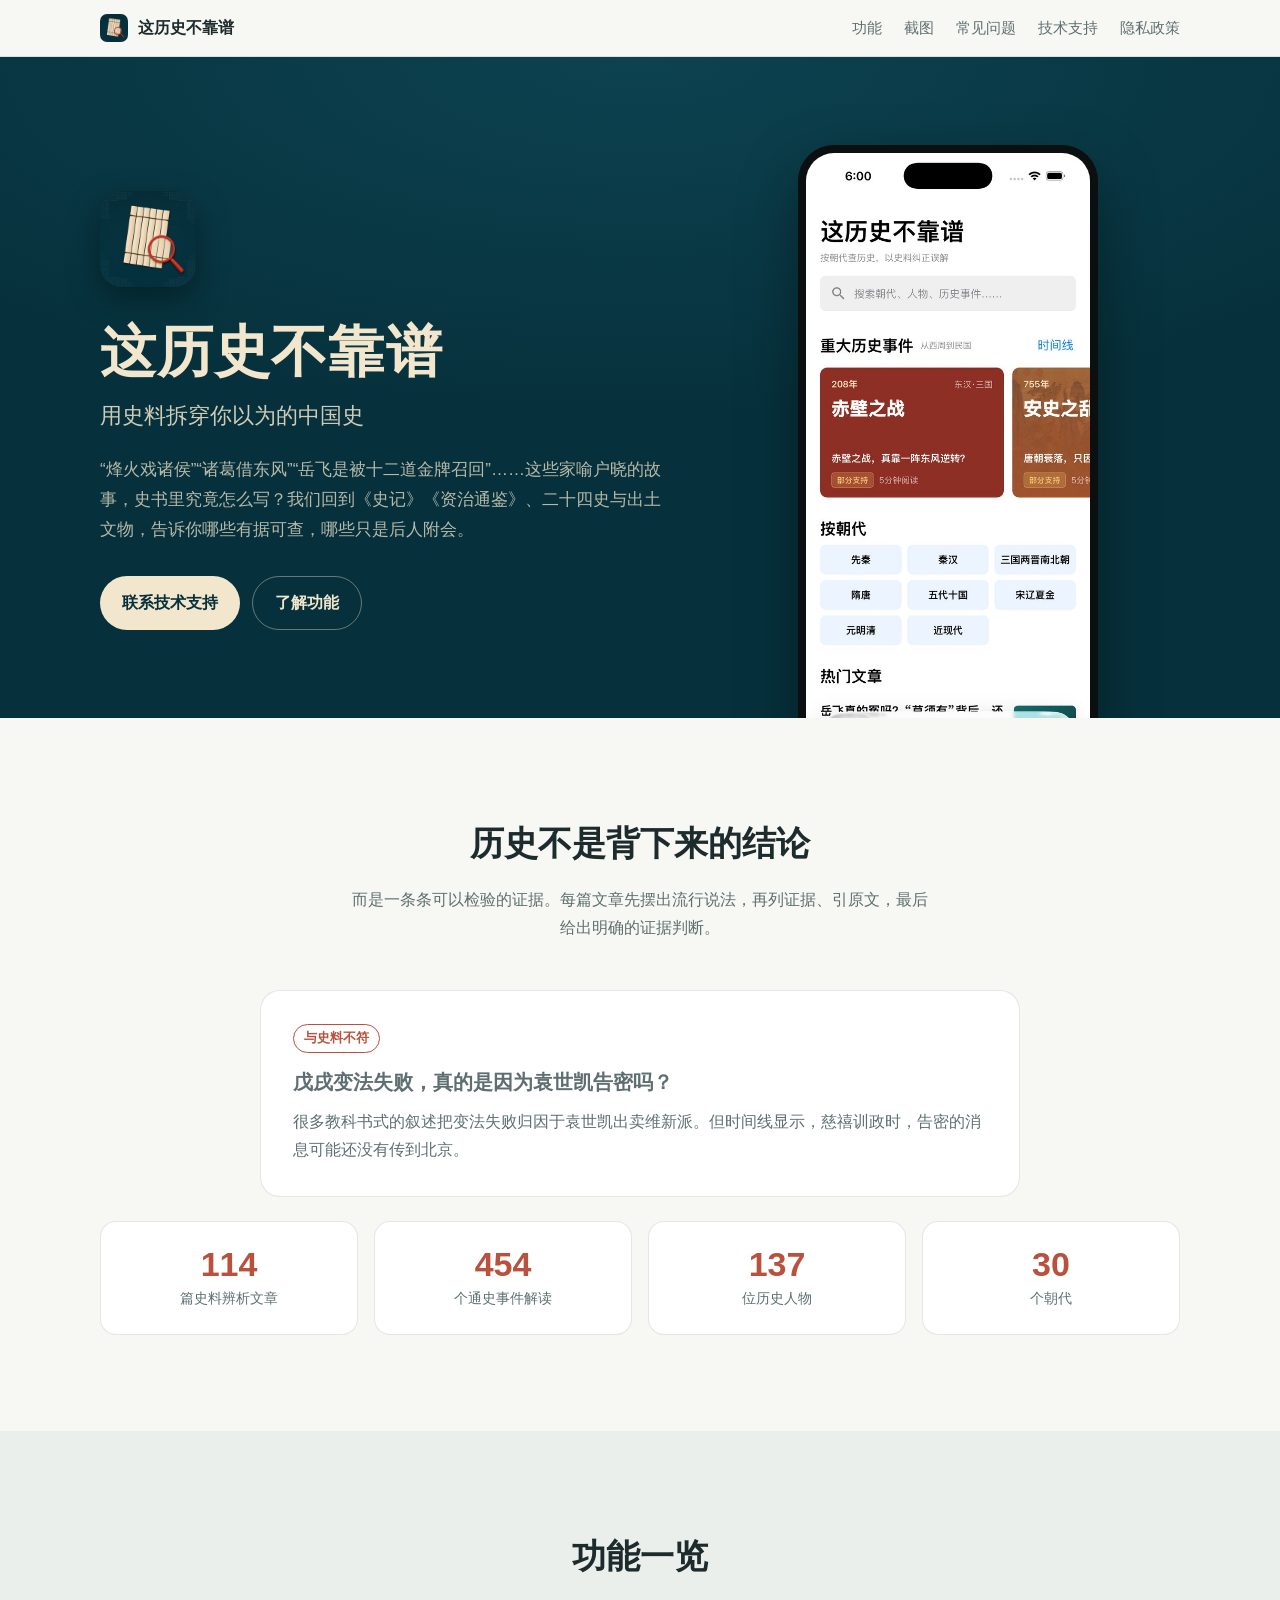
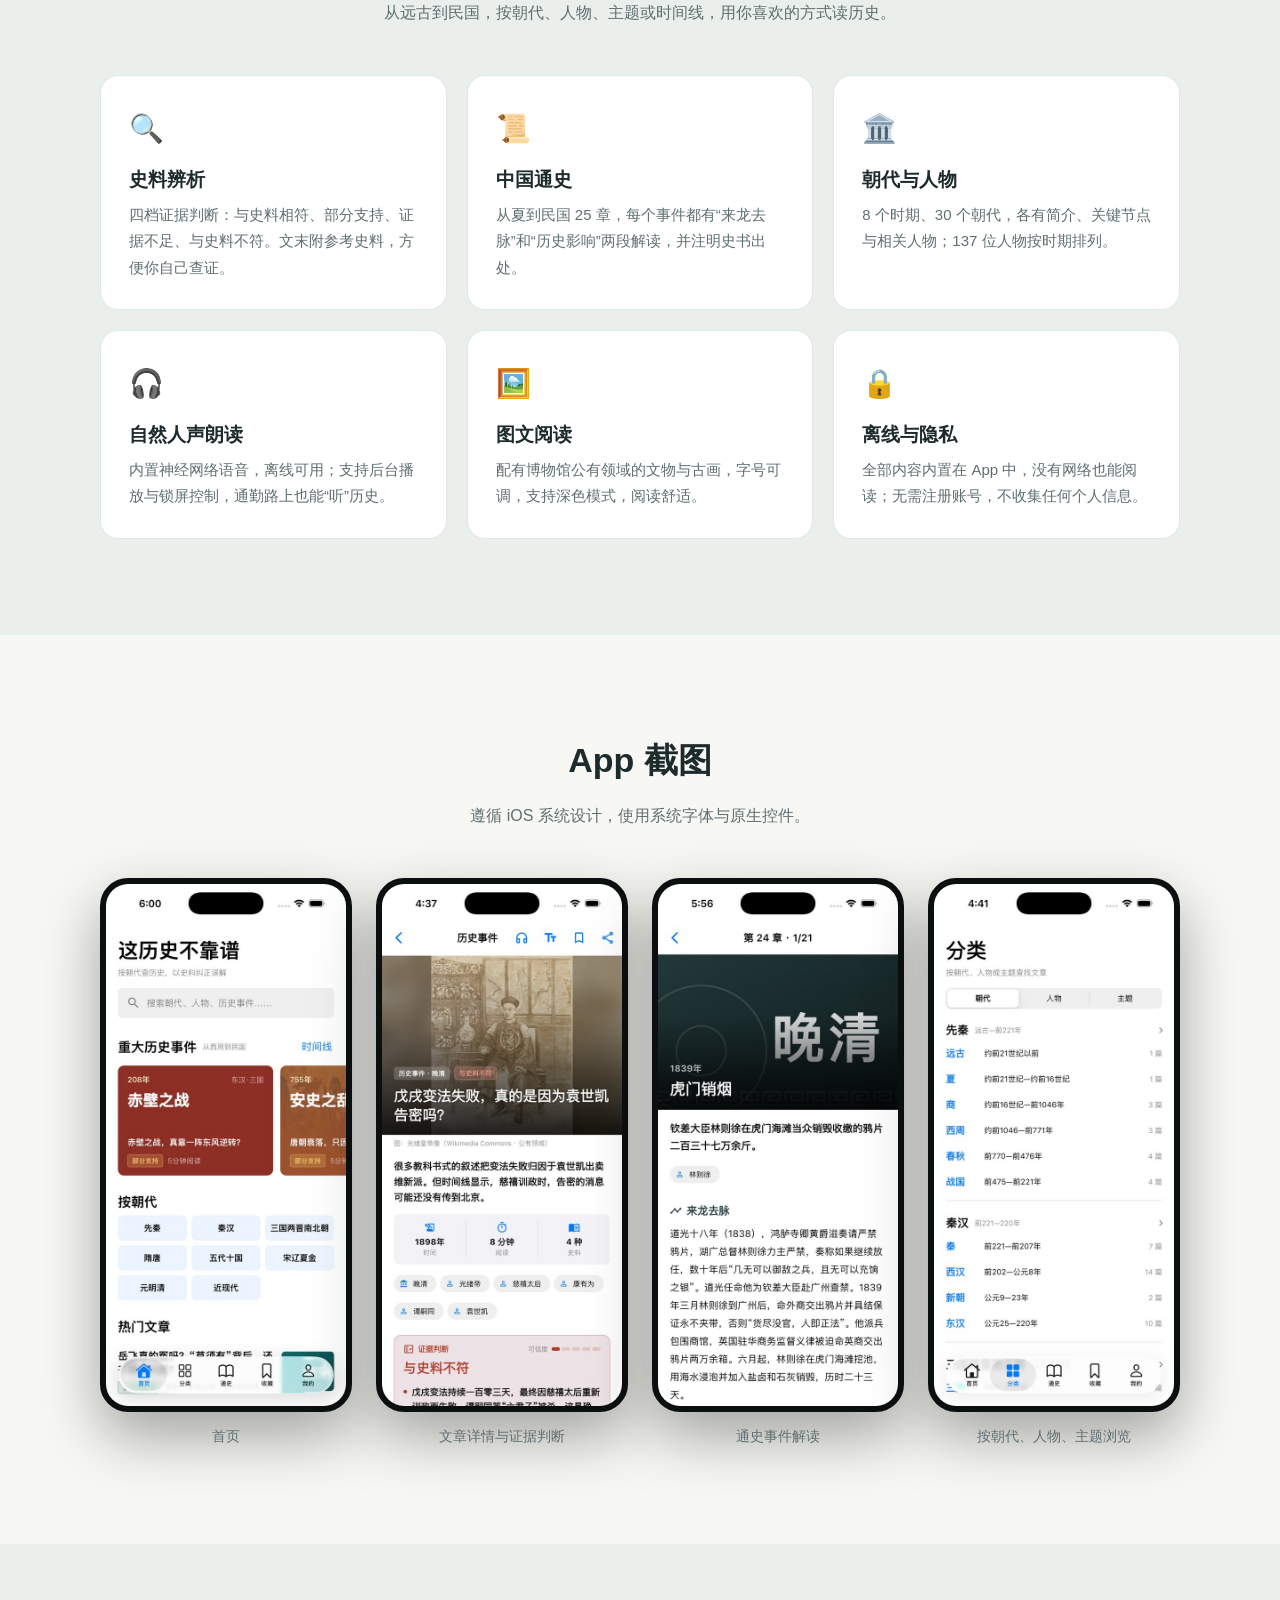
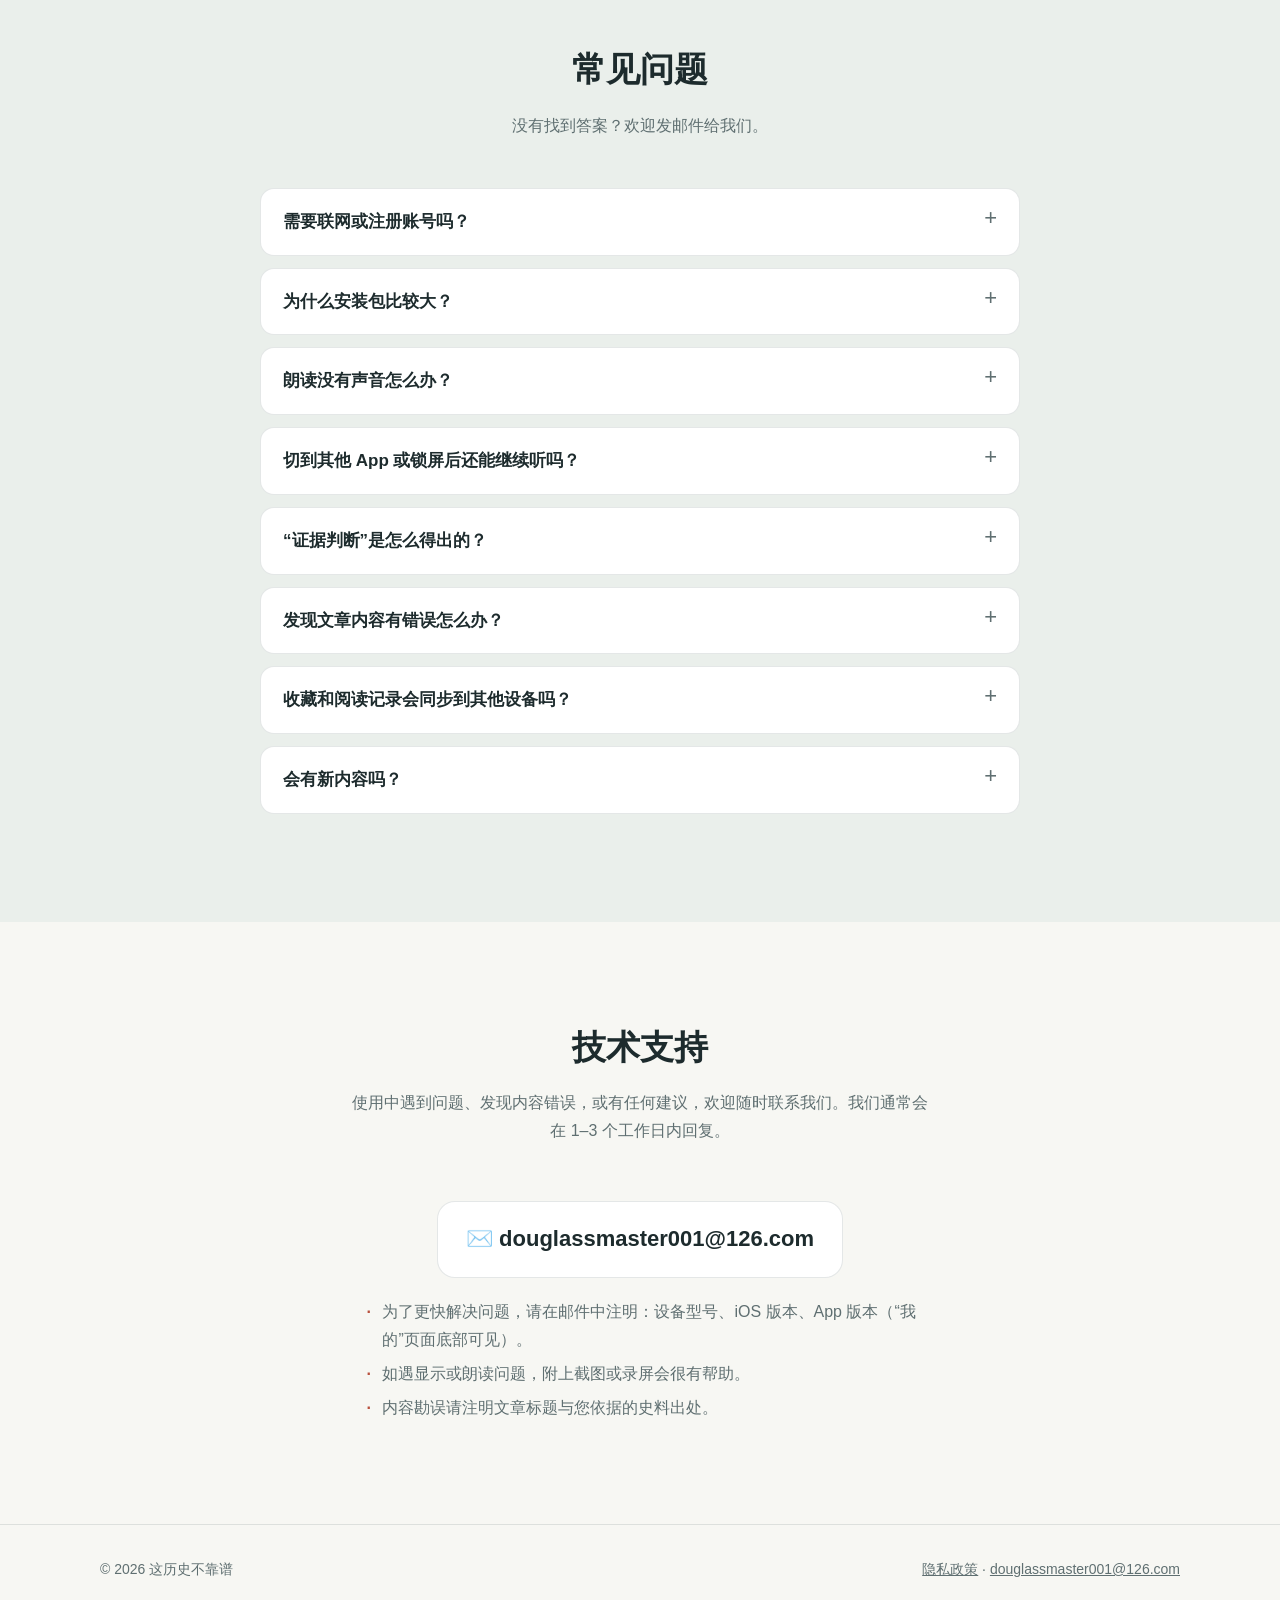
<file: site/index.html>
<!doctype html>
<html lang="zh-Hans">
<head>
  <meta charset="utf-8">
  <meta name="viewport" content="width=device-width, initial-scale=1">
  <title>这历史不靠谱 · 用史料拆穿你以为的中国史</title>
  <meta name="description" content="这历史不靠谱：以《史记》《资治通鉴》等史料为据，辨析流传甚广的中国历史说法。114 篇辨析文章、从夏到民国 454 个通史事件，离线可读，无需账号。">
  <meta property="og:title" content="这历史不靠谱">
  <meta property="og:description" content="用史料拆穿你以为的中国史">
  <meta property="og:image" content="assets/icon.png">
  <link rel="icon" href="assets/favicon.png">
  <link rel="apple-touch-icon" href="assets/apple-touch-icon.png">
  <link rel="stylesheet" href="style.css">
</head>
<body>
  <header class="nav">
    <div class="wrap">
      <a class="brand" href="#"><img src="assets/icon.png" alt=""><span class="brand-name">这历史不靠谱</span></a>
      <nav>
        <a href="#features" class="hide-sm">功能</a>
        <a href="#screens" class="hide-sm">截图</a>
        <a href="#faq">常见问题</a>
        <a href="#support">技术支持</a>
        <a href="privacy.html">隐私政策</a>
      </nav>
    </div>
  </header>

  <div class="hero">
    <div class="wrap">
      <div>
        <img class="icon" src="assets/icon.png" alt="这历史不靠谱 App 图标">
        <h1>这历史不靠谱</h1>
        <p class="tagline">用史料拆穿你以为的中国史</p>
        <p class="lead">“烽火戏诸侯”“诸葛借东风”“岳飞是被十二道金牌召回”……这些家喻户晓的故事，史书里究竟怎么写？我们回到《史记》《资治通鉴》、二十四史与出土文物，告诉你哪些有据可查，哪些只是后人附会。</p>
        <div class="actions">
          <a class="btn primary" href="#support">联系技术支持</a>
          <a class="btn ghost" href="#features">了解功能</a>
        </div>
      </div>
      <div class="phone"><img src="assets/shot-home.jpg" alt="App 首页截图"></div>
    </div>
  </div>

  <section id="features">
    <div class="wrap">
      <h2>历史不是背下来的结论</h2>
      <p class="sub">而是一条条可以检验的证据。每篇文章先摆出流行说法，再列证据、引原文，最后给出明确的证据判断。</p>

      <div class="example">
        <span class="badge">与史料不符</span>
        <p class="claim">戊戌变法失败，真的是因为袁世凯告密吗？</p>
        <p>很多教科书式的叙述把变法失败归因于袁世凯出卖维新派。但时间线显示，慈禧训政时，告密的消息可能还没有传到北京。</p>
      </div>

      <div class="stats">
        <div class="stat"><b>114</b><span>篇史料辨析文章</span></div>
        <div class="stat"><b>454</b><span>个通史事件解读</span></div>
        <div class="stat"><b>137</b><span>位历史人物</span></div>
        <div class="stat"><b>30</b><span>个朝代</span></div>
      </div>
    </div>
  </section>

  <section class="alt">
    <div class="wrap">
      <h2>功能一览</h2>
      <p class="sub">从远古到民国，按朝代、人物、主题或时间线，用你喜欢的方式读历史。</p>
      <div class="features">
        <div class="feature">
          <div class="emoji">🔍</div>
          <h3>史料辨析</h3>
          <p>四档证据判断：与史料相符、部分支持、证据不足、与史料不符。文末附参考史料，方便你自己查证。</p>
        </div>
        <div class="feature">
          <div class="emoji">📜</div>
          <h3>中国通史</h3>
          <p>从夏到民国 25 章，每个事件都有“来龙去脉”和“历史影响”两段解读，并注明史书出处。</p>
        </div>
        <div class="feature">
          <div class="emoji">🏛️</div>
          <h3>朝代与人物</h3>
          <p>8 个时期、30 个朝代，各有简介、关键节点与相关人物；137 位人物按时期排列。</p>
        </div>
        <div class="feature">
          <div class="emoji">🎧</div>
          <h3>自然人声朗读</h3>
          <p>内置神经网络语音，离线可用；支持后台播放与锁屏控制，通勤路上也能“听”历史。</p>
        </div>
        <div class="feature">
          <div class="emoji">🖼️</div>
          <h3>图文阅读</h3>
          <p>配有博物馆公有领域的文物与古画，字号可调，支持深色模式，阅读舒适。</p>
        </div>
        <div class="feature">
          <div class="emoji">🔒</div>
          <h3>离线与隐私</h3>
          <p>全部内容内置在 App 中，没有网络也能阅读；无需注册账号，不收集任何个人信息。</p>
        </div>
      </div>
    </div>
  </section>

  <section id="screens">
    <div class="wrap">
      <h2>App 截图</h2>
      <p class="sub">遵循 iOS 系统设计，使用系统字体与原生控件。</p>
      <div class="shots">
        <figure><div class="phone"><img src="assets/shot-home.jpg" alt="首页" loading="lazy"></div><figcaption>首页</figcaption></figure>
        <figure><div class="phone"><img src="assets/shot-article.jpg" alt="文章详情" loading="lazy"></div><figcaption>文章详情与证据判断</figcaption></figure>
        <figure><div class="phone"><img src="assets/shot-event.jpg" alt="通史事件" loading="lazy"></div><figcaption>通史事件解读</figcaption></figure>
        <figure><div class="phone"><img src="assets/shot-browse.jpg" alt="分类浏览" loading="lazy"></div><figcaption>按朝代、人物、主题浏览</figcaption></figure>
      </div>
    </div>
  </section>

  <section id="faq" class="alt">
    <div class="wrap">
      <h2>常见问题</h2>
      <p class="sub">没有找到答案？欢迎发邮件给我们。</p>
      <div class="faq">
        <details>
          <summary>需要联网或注册账号吗？</summary>
          <p>不需要。所有文章、通史内容和朗读语音都内置在 App 中，安装后即可离线使用，也没有任何账号体系。</p>
        </details>
        <details>
          <summary>为什么安装包比较大？</summary>
          <p>为了在没有网络时也能用自然人声朗读，App 内置了约 300MB 的离线语音模型。所有内容都在本机运行，不会消耗流量。</p>
        </details>
        <details>
          <summary>朗读没有声音怎么办？</summary>
          <p>请先检查手机是否处于静音模式、媒体音量是否调低，以及是否连接了其他蓝牙设备。也可以在“我的 → 字体与主题 → 语音朗读”中换一种声音试试。标有“自然人声”的声音内置在 App 中；其余为系统语音，可在系统“设置 → 辅助功能 → 朗读内容 → 声音”中下载更高质量的版本。</p>
        </details>
        <details>
          <summary>切到其他 App 或锁屏后还能继续听吗？</summary>
          <p>可以。朗读支持后台播放，锁屏界面和控制中心会显示正在朗读的文章，可以暂停、继续或切换上一段/下一段。来电时会自动暂停，通话结束后自动继续。</p>
        </details>
        <details>
          <summary>“证据判断”是怎么得出的？</summary>
          <p>这是编辑部根据文中所列史料作出的判断，分为与史料相符、部分支持、证据不足、与史料不符等几档。每篇文章末尾都列出了参考史料，欢迎对照原文自行思考。</p>
        </details>
        <details>
          <summary>发现文章内容有错误怎么办？</summary>
          <p>非常感谢！请发送邮件至 <a href="mailto:douglassmaster001@126.com?subject=%E3%80%90%E5%8B%98%E8%AF%AF%E3%80%91%E8%BF%99%E5%8E%86%E5%8F%B2%E4%B8%8D%E9%9D%A0%E8%B0%B1">douglassmaster001@126.com</a>，注明文章标题、有误的内容及您依据的史料。核实后我们会在下一个版本中修正。</p>
        </details>
        <details>
          <summary>收藏和阅读记录会同步到其他设备吗？</summary>
          <p>不会。收藏、阅读历史和设置只保存在当前设备上。卸载 App 会删除这些数据。</p>
        </details>
        <details>
          <summary>会有新内容吗？</summary>
          <p>会。新文章与勘误将随 App 版本更新发布，请在 App Store 中保持更新。</p>
        </details>
      </div>
    </div>
  </section>

  <section id="support" class="support">
    <div class="wrap">
      <h2>技术支持</h2>
      <p class="sub">使用中遇到问题、发现内容错误，或有任何建议，欢迎随时联系我们。我们通常会在 1–3 个工作日内回复。</p>
      <a class="mail" href="mailto:douglassmaster001@126.com?subject=%E3%80%90%E6%8A%80%E6%9C%AF%E6%94%AF%E6%8C%81%E3%80%91%E8%BF%99%E5%8E%86%E5%8F%B2%E4%B8%8D%E9%9D%A0%E8%B0%B1">✉️ douglassmaster001@126.com</a>
      <ul>
        <li>为了更快解决问题，请在邮件中注明：设备型号、iOS 版本、App 版本（“我的”页面底部可见）。</li>
        <li>如遇显示或朗读问题，附上截图或录屏会很有帮助。</li>
        <li>内容勘误请注明文章标题与您依据的史料出处。</li>
      </ul>
    </div>
  </section>

  <footer>
    <div class="wrap">
      <span>© 2026 这历史不靠谱</span>
      <span>
        <a href="privacy.html">隐私政策</a> ·
        <a href="mailto:douglassmaster001@126.com">douglassmaster001@126.com</a>
      </span>
    </div>
  </footer>
</body>
</html>
</file>
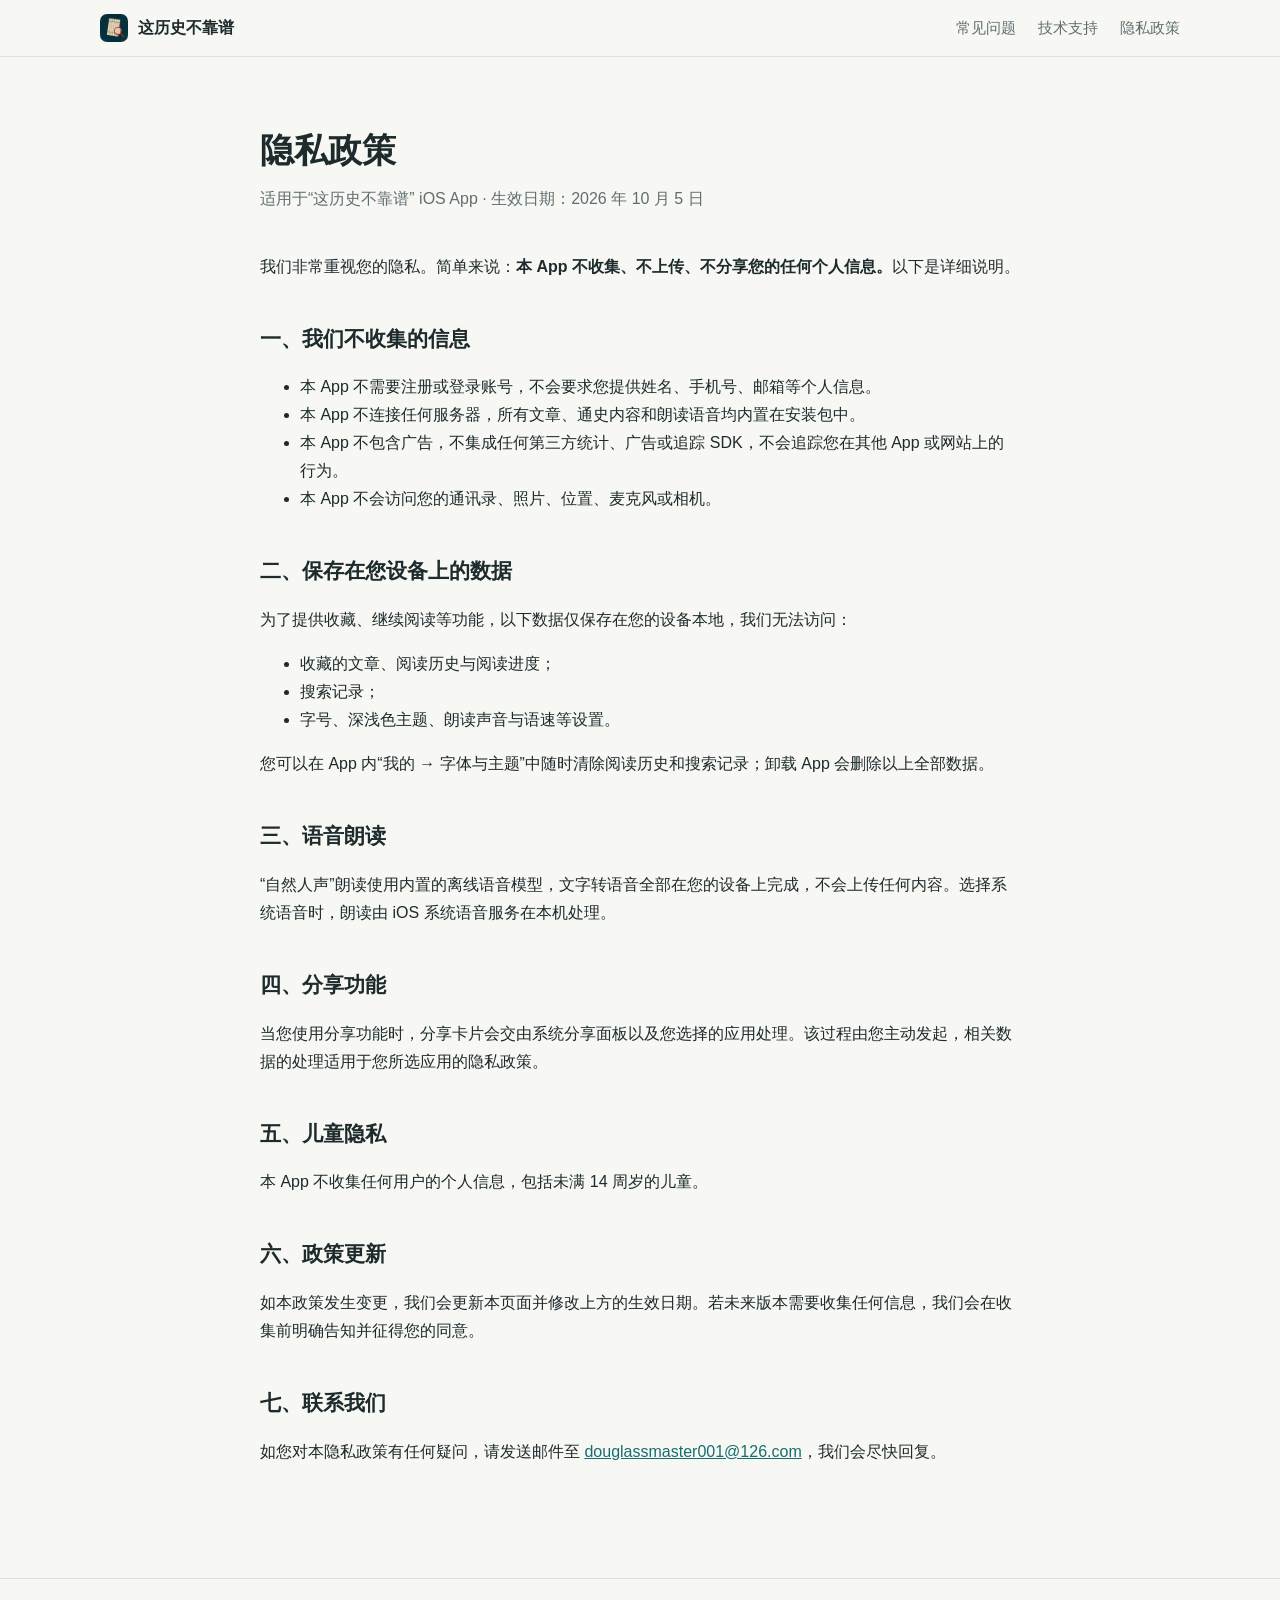
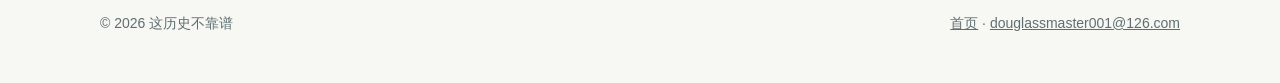
<file: site/privacy.html>
<!doctype html>
<html lang="zh-Hans">
<head>
  <meta charset="utf-8">
  <meta name="viewport" content="width=device-width, initial-scale=1">
  <title>隐私政策 · 这历史不靠谱</title>
  <meta name="description" content="这历史不靠谱 App 隐私政策：无需账号，不收集任何个人信息，所有数据仅保存在您的设备上。">
  <link rel="icon" href="assets/favicon.png">
  <link rel="apple-touch-icon" href="assets/apple-touch-icon.png">
  <link rel="stylesheet" href="style.css">
</head>
<body>
  <header class="nav">
    <div class="wrap">
      <a class="brand" href="index.html"><img src="assets/icon.png" alt=""><span class="brand-name">这历史不靠谱</span></a>
      <nav>
        <a href="index.html#faq">常见问题</a>
        <a href="index.html#support">技术支持</a>
        <a href="privacy.html">隐私政策</a>
      </nav>
    </div>
  </header>

  <main class="doc">
    <div class="wrap">
      <h1>隐私政策</h1>
      <p class="meta">适用于“这历史不靠谱” iOS App · 生效日期：2026 年 10 月 5 日</p>

      <p>我们非常重视您的隐私。简单来说：<strong>本 App 不收集、不上传、不分享您的任何个人信息。</strong>以下是详细说明。</p>

      <h2>一、我们不收集的信息</h2>
      <ul>
        <li>本 App 不需要注册或登录账号，不会要求您提供姓名、手机号、邮箱等个人信息。</li>
        <li>本 App 不连接任何服务器，所有文章、通史内容和朗读语音均内置在安装包中。</li>
        <li>本 App 不包含广告，不集成任何第三方统计、广告或追踪 SDK，不会追踪您在其他 App 或网站上的行为。</li>
        <li>本 App 不会访问您的通讯录、照片、位置、麦克风或相机。</li>
      </ul>

      <h2>二、保存在您设备上的数据</h2>
      <p>为了提供收藏、继续阅读等功能，以下数据仅保存在您的设备本地，我们无法访问：</p>
      <ul>
        <li>收藏的文章、阅读历史与阅读进度；</li>
        <li>搜索记录；</li>
        <li>字号、深浅色主题、朗读声音与语速等设置。</li>
      </ul>
      <p>您可以在 App 内“我的 → 字体与主题”中随时清除阅读历史和搜索记录；卸载 App 会删除以上全部数据。</p>

      <h2>三、语音朗读</h2>
      <p>“自然人声”朗读使用内置的离线语音模型，文字转语音全部在您的设备上完成，不会上传任何内容。选择系统语音时，朗读由 iOS 系统语音服务在本机处理。</p>

      <h2>四、分享功能</h2>
      <p>当您使用分享功能时，分享卡片会交由系统分享面板以及您选择的应用处理。该过程由您主动发起，相关数据的处理适用于您所选应用的隐私政策。</p>

      <h2>五、儿童隐私</h2>
      <p>本 App 不收集任何用户的个人信息，包括未满 14 周岁的儿童。</p>

      <h2>六、政策更新</h2>
      <p>如本政策发生变更，我们会更新本页面并修改上方的生效日期。若未来版本需要收集任何信息，我们会在收集前明确告知并征得您的同意。</p>

      <h2>七、联系我们</h2>
      <p>如您对本隐私政策有任何疑问，请发送邮件至 <a href="mailto:douglassmaster001@126.com">douglassmaster001@126.com</a>，我们会尽快回复。</p>
    </div>
  </main>

  <footer>
    <div class="wrap">
      <span>© 2026 这历史不靠谱</span>
      <span>
        <a href="index.html">首页</a> ·
        <a href="mailto:douglassmaster001@126.com">douglassmaster001@126.com</a>
      </span>
    </div>
  </footer>
</body>
</html>
</file>
<file: site/style.css>
:root {
  --ink: #21383a;
  --deep: #06313c;
  --teal: #176e70;
  --coral: #b9513d;
  --cream: #f2e6cc;
  --paper: #f7f7f3;
  --card: #ffffff;
  --text: #1d2b2d;
  --muted: #5f6f71;
  --line: rgba(33, 56, 58, 0.12);
  color-scheme: light dark;
}

@media (prefers-color-scheme: dark) {
  :root {
    --paper: #111a1c;
    --card: #1b2729;
    --text: #e6eceb;
    --muted: #9aaaac;
    --teal: #75c9c5;
    --line: rgba(255, 255, 255, 0.1);
  }
}

* { box-sizing: border-box; }

html { scroll-behavior: smooth; }

body {
  margin: 0;
  font-family: -apple-system, BlinkMacSystemFont, "PingFang SC", "Hiragino Sans GB",
    "Noto Sans SC", "Microsoft YaHei", sans-serif;
  background: var(--paper);
  color: var(--text);
  line-height: 1.75;
  -webkit-font-smoothing: antialiased;
}

a { color: var(--teal); }

.wrap { width: min(1080px, 100% - 40px); margin: 0 auto; }

/* Navigation */
.nav {
  position: sticky; top: 0; z-index: 10;
  background: color-mix(in srgb, var(--paper) 82%, transparent);
  backdrop-filter: saturate(180%) blur(16px);
  -webkit-backdrop-filter: saturate(180%) blur(16px);
  border-bottom: 1px solid var(--line);
}
.nav .wrap { display: flex; align-items: center; gap: 24px; height: 56px; }
.brand { white-space: nowrap; display: flex; align-items: center; gap: 10px; font-weight: 700; color: var(--text); text-decoration: none; }
.brand img { width: 28px; height: 28px; border-radius: 7px; }
.nav nav { margin-left: auto; display: flex; gap: 22px; font-size: 15px; }
.nav nav a { color: var(--muted); text-decoration: none; white-space: nowrap; }
.nav nav a:hover { color: var(--text); }

/* Hero */
.hero {
  background: radial-gradient(120% 90% at 50% 0%, #0d4250 0%, var(--deep) 60%);
  color: var(--cream);
  padding: 88px 0 0;
  overflow: hidden;
}
.hero .wrap { display: grid; grid-template-columns: 1.1fr 0.9fr; gap: 48px; align-items: end; }
.hero .icon { width: 96px; height: 96px; border-radius: 22px; box-shadow: 0 12px 32px rgba(0,0,0,.35); }
.hero h1 { font-size: clamp(36px, 6vw, 56px); line-height: 1.15; margin: 24px 0 12px; letter-spacing: .02em; }
.hero .tagline { font-size: clamp(18px, 2.4vw, 22px); opacity: .85; margin: 0 0 20px; }
.hero p.lead { font-size: 17px; opacity: .75; max-width: 34em; margin: 0 0 32px; }
.hero .actions { display: flex; flex-wrap: wrap; gap: 12px; padding-bottom: 88px; }
.btn {
  display: inline-flex; align-items: center; gap: 8px;
  padding: 12px 22px; border-radius: 999px; font-weight: 600; font-size: 16px;
  text-decoration: none; transition: transform .15s ease, opacity .15s ease;
}
.btn:hover { transform: translateY(-1px); }
.btn.primary { background: var(--cream); color: var(--deep); }
.btn.ghost { border: 1px solid rgba(242, 230, 204, .4); color: var(--cream); }
.hero .phone { justify-self: center; width: min(300px, 80%); margin-bottom: -60px; }

.phone {
  border-radius: 36px; overflow: hidden; background: #000;
  border: 8px solid #0b0f10; box-shadow: 0 24px 60px rgba(0,0,0,.35);
}
.phone img { display: block; width: 100%; height: auto; }

/* Sections */
section { padding: 96px 0; }
section h2 { font-size: clamp(26px, 3.6vw, 34px); margin: 0 0 12px; text-align: center; }
section .sub { text-align: center; color: var(--muted); margin: 0 auto 48px; max-width: 36em; }

.stats { display: grid; grid-template-columns: repeat(4, 1fr); gap: 16px; margin-top: 24px; }
.stat { background: var(--card); border: 1px solid var(--line); border-radius: 16px; padding: 22px; text-align: center; }
.stat b { display: block; font-size: 34px; color: var(--coral); line-height: 1.2; }
.stat span { color: var(--muted); font-size: 14px; }

.features { display: grid; grid-template-columns: repeat(3, 1fr); gap: 20px; }
.feature { background: var(--card); border: 1px solid var(--line); border-radius: 18px; padding: 28px; }
.feature .emoji { font-size: 28px; }
.feature h3 { margin: 10px 0 6px; font-size: 19px; }
.feature p { margin: 0; color: var(--muted); font-size: 15px; }

.example { background: var(--card); border: 1px solid var(--line); border-radius: 20px; padding: 32px; max-width: 760px; margin: 0 auto; }
.example .claim { font-size: 20px; font-weight: 700; margin: 0 0 8px; }
.example .badge { display: inline-block; font-size: 13px; font-weight: 600; padding: 2px 10px; border-radius: 999px; color: var(--coral); border: 1px solid var(--coral); margin-bottom: 12px; }
.example p { margin: 0; color: var(--muted); }

.shots { display: grid; grid-template-columns: repeat(4, 1fr); gap: 24px; }
.shots figure { margin: 0; }
.shots .phone { border-width: 6px; border-radius: 28px; }
.shots figcaption { text-align: center; color: var(--muted); font-size: 14px; margin-top: 12px; }

.alt { background: color-mix(in srgb, var(--teal) 6%, var(--paper)); }

/* FAQ */
.faq { max-width: 760px; margin: 0 auto; }
.faq details { background: var(--card); border: 1px solid var(--line); border-radius: 14px; padding: 18px 22px; margin-bottom: 12px; }
.faq summary { cursor: pointer; font-weight: 600; font-size: 17px; list-style: none; display: flex; justify-content: space-between; gap: 16px; }
.faq summary::-webkit-details-marker { display: none; }
.faq summary::after { content: "+"; color: var(--muted); font-weight: 400; font-size: 22px; line-height: 1; }
.faq details[open] summary::after { content: "−"; }
.faq details p { margin: 12px 0 0; color: var(--muted); }

/* Support */
.support { text-align: center; }
.mail {
  display: inline-flex; align-items: center; gap: 12px; margin: 8px 0 20px;
  background: var(--card); border: 1px solid var(--line); border-radius: 18px;
  padding: 18px 28px; font-size: clamp(17px, 2.6vw, 22px); font-weight: 600;
  color: var(--text); text-decoration: none; word-break: break-all;
}
.mail:hover { border-color: var(--teal); }
.support ul { list-style: none; padding: 0; margin: 0 auto; max-width: 560px; color: var(--muted); text-align: left; }
.support li { padding-left: 1.4em; position: relative; margin-bottom: 6px; }
.support li::before { content: "·"; position: absolute; left: .4em; color: var(--coral); font-weight: 700; }

/* Document pages */
.doc { padding: 64px 0 96px; }
.doc .wrap { max-width: 760px; }
.doc h1 { font-size: 34px; margin: 0 0 4px; }
.doc .meta { color: var(--muted); margin: 0 0 40px; }
.doc h2 { font-size: 21px; margin: 40px 0 10px; text-align: left; }
.doc p, .doc li { color: var(--text); }

footer { border-top: 1px solid var(--line); padding: 32px 0 48px; color: var(--muted); font-size: 14px; }
footer .wrap { display: flex; flex-wrap: wrap; gap: 12px 24px; justify-content: space-between; }
footer a { color: var(--muted); }

@media (max-width: 860px) {
  .hero .wrap { grid-template-columns: 1fr; text-align: center; }
  .hero .icon { margin: 0 auto; }
  .hero p.lead { margin-left: auto; margin-right: auto; }
  .hero .actions { justify-content: center; padding-bottom: 48px; }
  .features { grid-template-columns: 1fr 1fr; }
  .shots { grid-template-columns: 1fr 1fr; }
  .stats { grid-template-columns: 1fr 1fr; }
  .nav nav { gap: 14px; font-size: 14px; }
}

@media (max-width: 560px) {
  .features { grid-template-columns: 1fr; }
  .nav nav a.hide-sm { display: none; }
  .nav .wrap { gap: 12px; }
  section { padding: 72px 0; }
}

@media (max-width: 400px) {
  .brand-name { display: none; }
}
</file>
